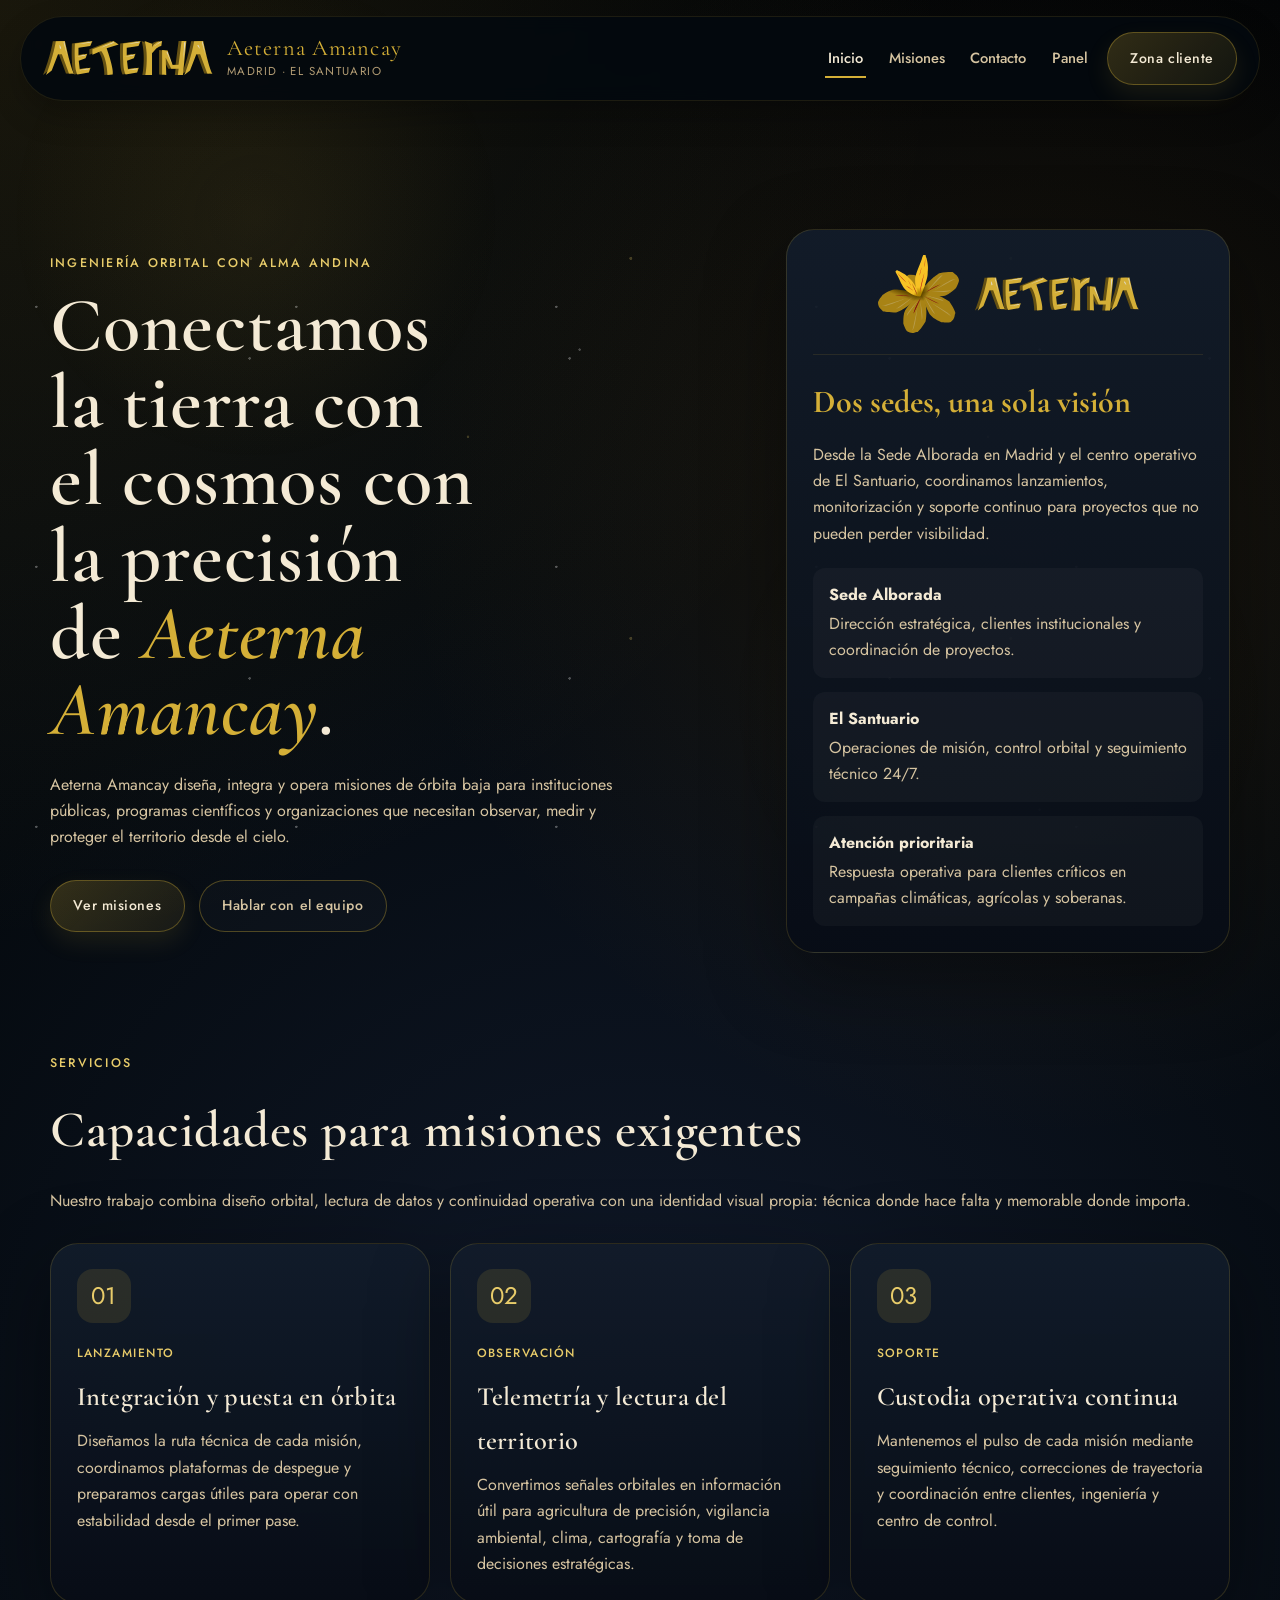
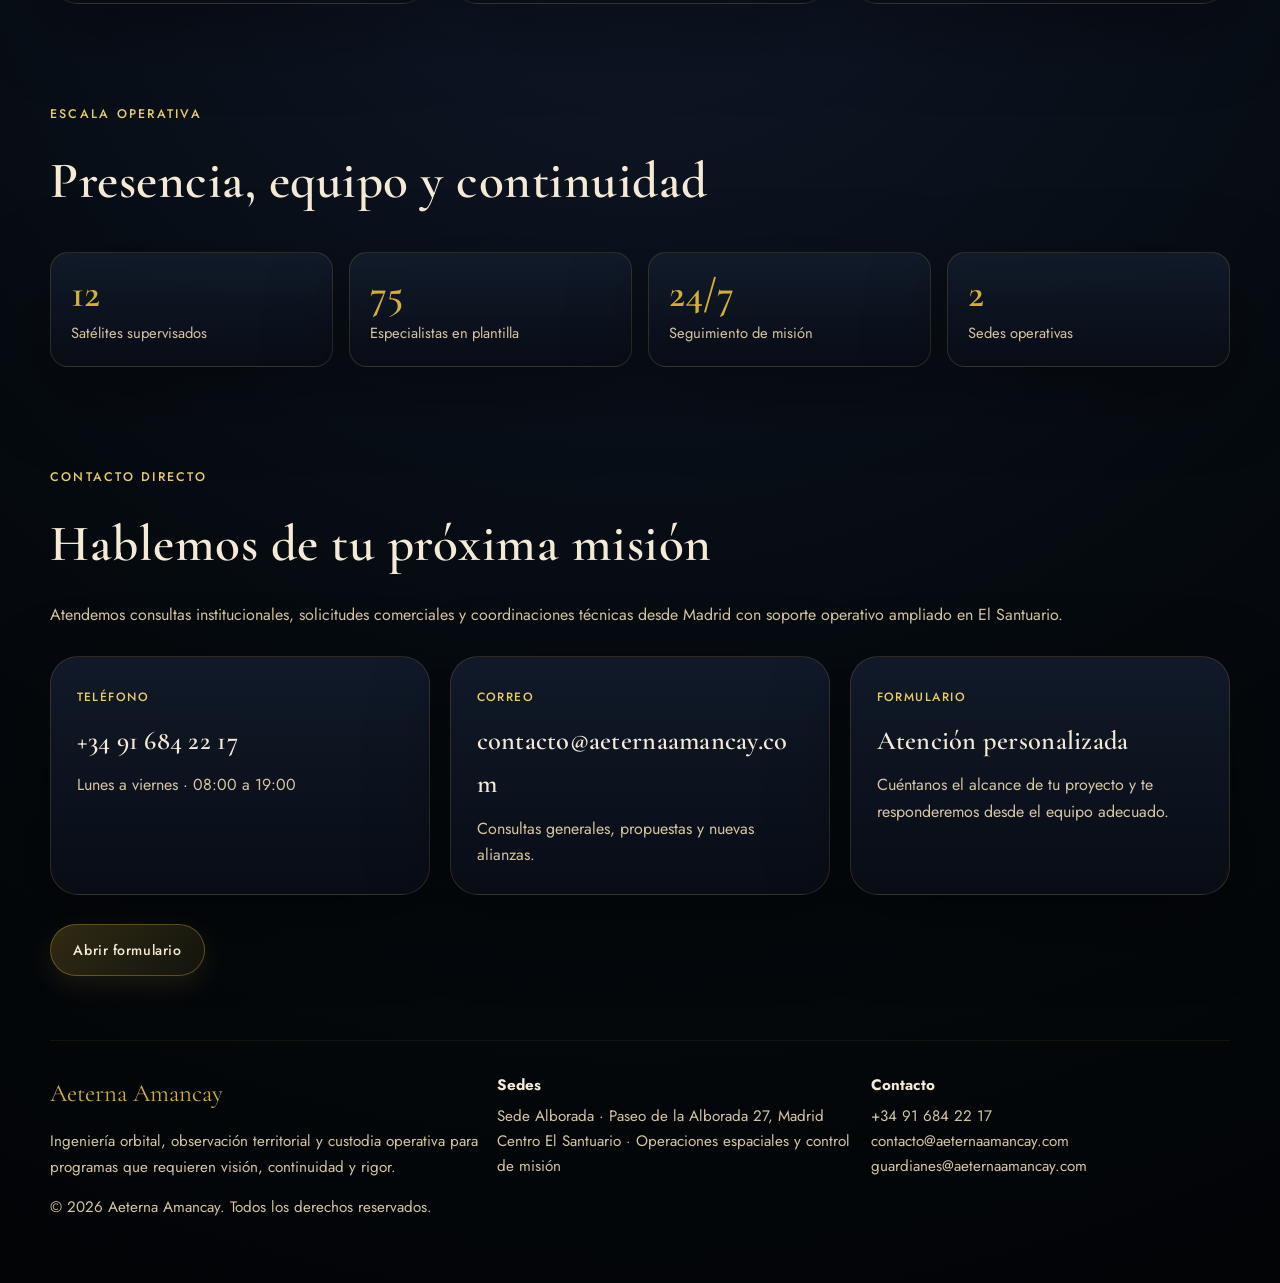
<file: 04_Lenguaje_de_Marcas/index.html>
<!DOCTYPE html>
<html lang="es">
<head>
  <meta charset="UTF-8">
  <meta name="viewport" content="width=device-width, initial-scale=1.0">
  <title>Aeterna Amancay | Ingeniería orbital con raíz andina</title>
  <link rel="stylesheet" href="css/styles.css">
  <link rel="icon" type="image/png" href="assets/amancay-flor.svg">
  <link rel="preconnect" href="https://fonts.googleapis.com">
  <link rel="preconnect" href="https://fonts.gstatic.com" crossorigin>
  <link href="https://fonts.googleapis.com/css2?family=Cormorant+Garamond:wght@500;600;700&family=Jost:wght@400;500;600&display=swap" rel="stylesheet">
  <script src="Js/site.js" defer></script>
</head>
<body>
  <div id="fondo-estelar" aria-hidden="true"></div>

  <nav aria-label="Principal">
    <a href="index.html" class="logo-navegacion">
      <img src="assets/aeterna-logo.svg" alt="Logotipo Aeterna Amancay">
      <span class="texto-logo-navegacion">
        <span class="titulo-logo-navegacion">Aeterna Amancay</span>
        <span class="subtitulo-logo-navegacion">Madrid · El Santuario</span>
      </span>
    </a>
    <button class="boton-menu" type="button" aria-expanded="false" aria-label="Abrir menú de navegación">
      <img class="icono-boton-menu" src="assets/amancay-flor.svg" alt="">
    </button>
    <ul class="enlaces-navegacion">
      <li><a href="index.html" class="activo">Inicio</a></li>
      <li><a href="misiones.html">Misiones</a></li>
      <li><a href="contacto.html">Contacto</a></li>
      <li><a href="dashboard.html">Panel</a></li>
    </ul>
    <a href="login.html" class="acceso-navegacion">Zona cliente</a>
  </nav>

  <header class="portada">
    <div class="texto-portada">
      <span class="ceja">Ingeniería orbital con alma andina</span>
      <h1 class="titulo-portada">Conectamos la tierra con el cosmos con la precisión de <em>Aeterna Amancay</em>.</h1>
      <p class="entradilla-portada">
        Aeterna Amancay diseña, integra y opera misiones de órbita baja para instituciones públicas,
        programas científicos y organizaciones que necesitan observar, medir y proteger el territorio
        desde el cielo.
      </p>
      <div class="acciones-portada">
        <a class="boton" href="misiones.html">Ver misiones</a>
        <a class="boton-secundario" href="contacto.html">Hablar con el equipo</a>
      </div>
    </div>

    <aside class="panel-portada" aria-label="Resumen corporativo">
      <div class="marca-visual">
        <img src="assets/amancay-flor.svg" alt="Flor de Amancay">
        <img src="assets/aeterna-logo.svg" alt="Sello Aeterna Amancay">
      </div>
      <h2>Dos sedes, una sola visión</h2>
      <p>
        Desde la Sede Alborada en Madrid y el centro operativo de El Santuario, coordinamos
        lanzamientos, monitorización y soporte continuo para proyectos que no pueden perder visibilidad.
      </p>
      <ul class="lista-portada">
        <li>
          <strong>Sede Alborada</strong>
          Dirección estratégica, clientes institucionales y coordinación de proyectos.
        </li>
        <li>
          <strong>El Santuario</strong>
          Operaciones de misión, control orbital y seguimiento técnico 24/7.
        </li>
        <li>
          <strong>Atención prioritaria</strong>
          Respuesta operativa para clientes críticos en campañas climáticas, agrícolas y soberanas.
        </li>
      </ul>
    </aside>
  </header>

  <section class="seccion" aria-labelledby="titulo-servicios">
    <div class="encabezado-seccion">
      <span class="ceja">Servicios</span>
      <h2 id="titulo-servicios" class="titulo-seccion">Capacidades para misiones exigentes</h2>
      <p class="texto-seccion">
        Nuestro trabajo combina diseño orbital, lectura de datos y continuidad operativa con una identidad
        visual propia: técnica donde hace falta y memorable donde importa.
      </p>
    </div>

    <div class="cuadricula-3">
      <article class="tarjeta">
        <div class="insignia-icono" aria-hidden="true">01</div>
        <span class="etiqueta-tarjeta">Lanzamiento</span>
        <h3 class="titulo-tarjeta">Integración y puesta en órbita</h3>
        <p class="texto-tarjeta">
          Diseñamos la ruta técnica de cada misión, coordinamos plataformas de despegue y preparamos
          cargas útiles para operar con estabilidad desde el primer pase.
        </p>
      </article>

      <article class="tarjeta">
        <div class="insignia-icono" aria-hidden="true">02</div>
        <span class="etiqueta-tarjeta">Observación</span>
        <h3 class="titulo-tarjeta">Telemetría y lectura del territorio</h3>
        <p class="texto-tarjeta">
          Convertimos señales orbitales en información útil para agricultura de precisión, vigilancia
          ambiental, clima, cartografía y toma de decisiones estratégicas.
        </p>
      </article>

      <article class="tarjeta">
        <div class="insignia-icono" aria-hidden="true">03</div>
        <span class="etiqueta-tarjeta">Soporte</span>
        <h3 class="titulo-tarjeta">Custodia operativa continua</h3>
        <p class="texto-tarjeta">
          Mantenemos el pulso de cada misión mediante seguimiento técnico, correcciones de trayectoria
          y coordinación entre clientes, ingeniería y centro de control.
        </p>
      </article>
    </div>
  </section>

  <section class="seccion" aria-labelledby="titulo-cifras">
    <div class="encabezado-seccion">
      <span class="ceja">Escala operativa</span>
      <h2 id="titulo-cifras" class="titulo-seccion">Presencia, equipo y continuidad</h2>
    </div>
    <div class="barra-cifras">
      <article class="tarjeta-metrica">
        <span class="valor-metrica">12</span>
        <span class="etiqueta-metrica">Satélites supervisados</span>
      </article>
      <article class="tarjeta-metrica">
        <span class="valor-metrica">75</span>
        <span class="etiqueta-metrica">Especialistas en plantilla</span>
      </article>
      <article class="tarjeta-metrica">
        <span class="valor-metrica">24/7</span>
        <span class="etiqueta-metrica">Seguimiento de misión</span>
      </article>
      <article class="tarjeta-metrica">
        <span class="valor-metrica">2</span>
        <span class="etiqueta-metrica">Sedes operativas</span>
      </article>
    </div>
  </section>


  <section class="seccion" aria-labelledby="titulo-contacto">
    <div class="encabezado-seccion">
      <span class="ceja">Contacto directo</span>
      <h2 id="titulo-contacto" class="titulo-seccion">Hablemos de tu próxima misión</h2>
      <p class="texto-seccion">
        Atendemos consultas institucionales, solicitudes comerciales y coordinaciones técnicas desde Madrid
        con soporte operativo ampliado en El Santuario.
      </p>
    </div>

    <div class="cuadricula-3">
      <article class="tarjeta">
        <span class="etiqueta-tarjeta">Teléfono</span>
        <h3 class="titulo-tarjeta">+34 91 684 22 17</h3>
        <p class="texto-tarjeta">Lunes a viernes · 08:00 a 19:00</p>
      </article>
      <article class="tarjeta">
        <span class="etiqueta-tarjeta">Correo</span>
        <h3 class="titulo-tarjeta">contacto@aeternaamancay.com</h3>
        <p class="texto-tarjeta">Consultas generales, propuestas y nuevas alianzas.</p>
      </article>
      <article class="tarjeta">
        <span class="etiqueta-tarjeta">Formulario</span>
        <h3 class="titulo-tarjeta">Atención personalizada</h3>
        <p class="texto-tarjeta">Cuéntanos el alcance de tu proyecto y te responderemos desde el equipo adecuado.</p>
      </article>
    </div>

    <div class="acciones-portada">
      <a class="boton" href="contacto.html">Abrir formulario</a>
    </div>
  </section>

  <footer>
    <div class="cuadricula-pie">
      <div>
        <div class="marca-pie">Aeterna Amancay</div>
        <p class="texto-pie">
          Ingeniería orbital, observación territorial y custodia operativa para programas que requieren
          visión, continuidad y rigor.
        </p>
        <p class="texto-pie">© 2026 Aeterna Amancay. Todos los derechos reservados.</p>
      </div>
      <div class="datos-pie">
        <strong>Sedes</strong>
        Sede Alborada · Paseo de la Alborada 27, Madrid<br>
        Centro El Santuario · Operaciones espaciales y control de misión
      </div>
      <div class="datos-pie">
        <strong>Contacto</strong>
        +34 91 684 22 17<br>
        contacto@aeternaamancay.com<br>
        guardianes@aeternaamancay.com
      </div>
    </div>
  </footer>
</body>
</html>
</file>
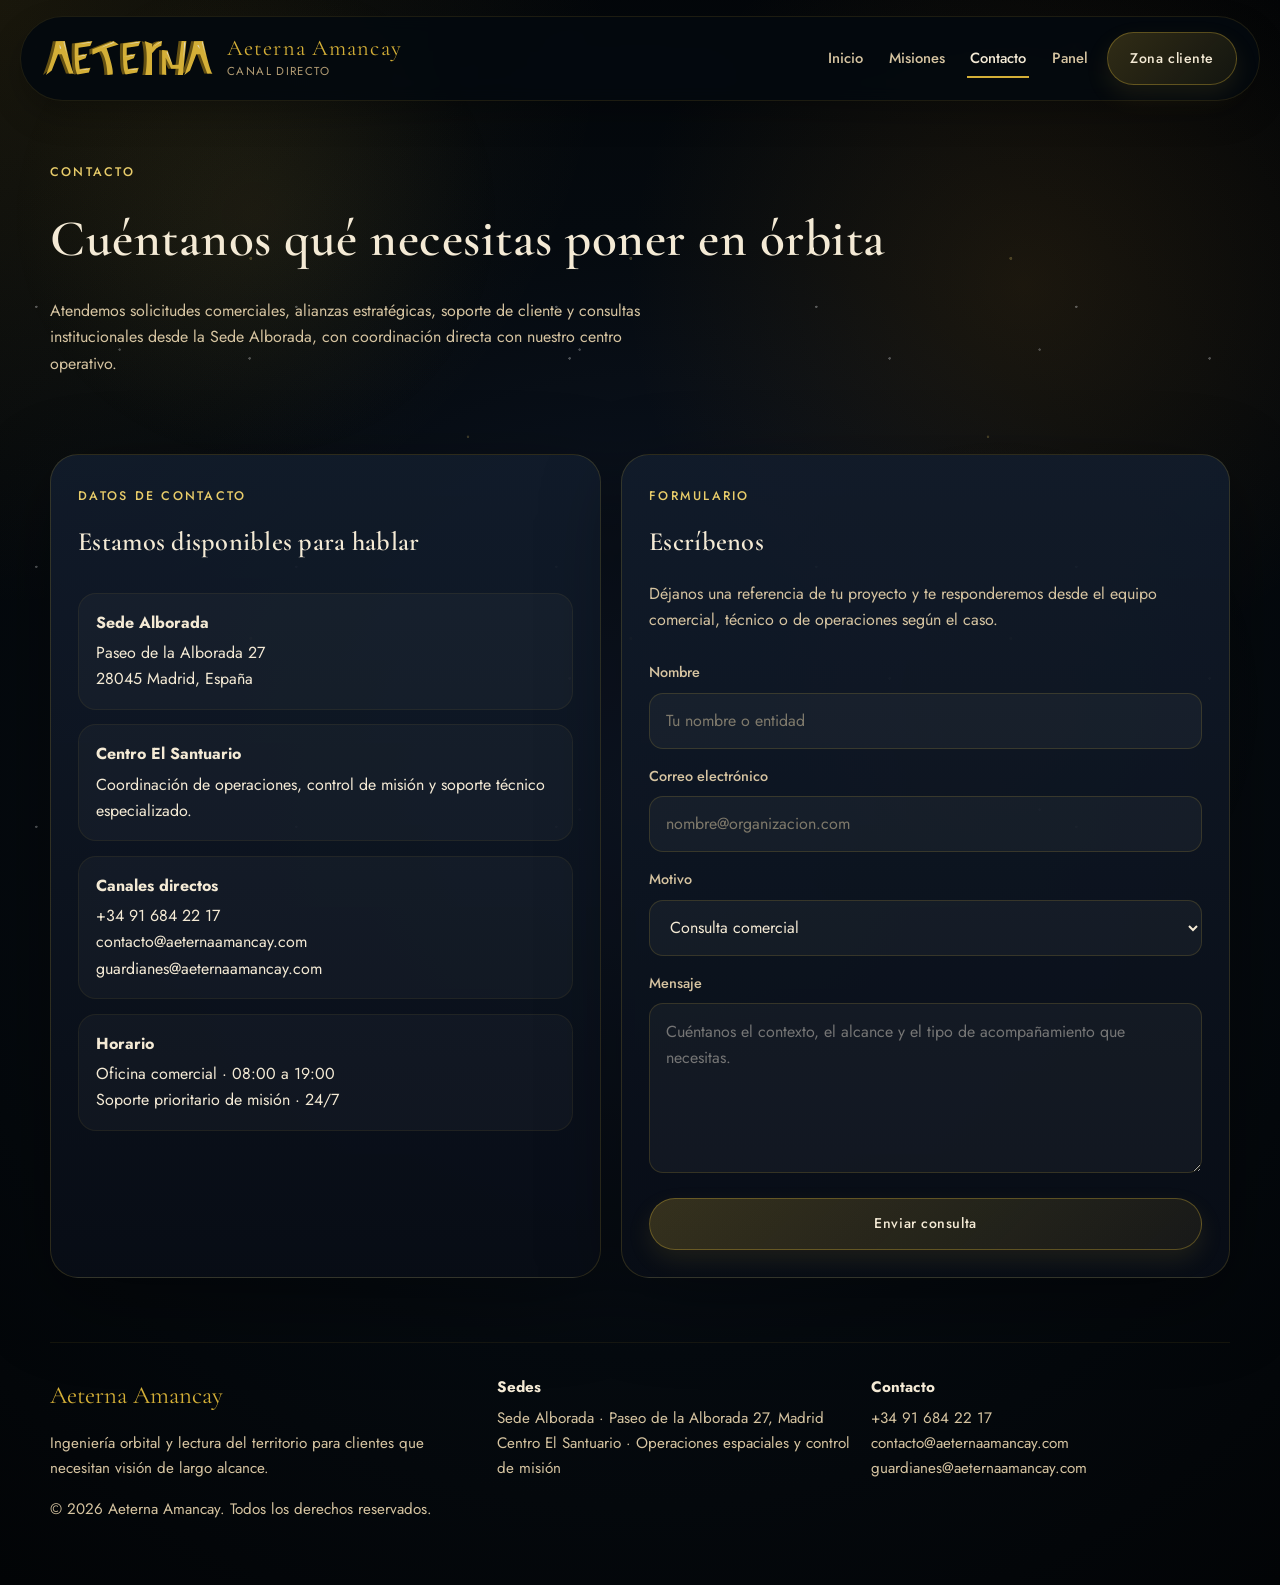
<file: 04_Lenguaje_de_Marcas/contacto.html>
<!DOCTYPE html>
<html lang="es">
<head>
  <meta charset="UTF-8">
  <meta name="viewport" content="width=device-width, initial-scale=1.0">
  <title>Contacto | Aeterna Amancay</title>
  <link rel="stylesheet" href="css/styles.css">
  <link rel="icon" type="image/png" href="assets/amancay-flor.svg">
  <link rel="preconnect" href="https://fonts.googleapis.com">
  <link rel="preconnect" href="https://fonts.gstatic.com" crossorigin>
  <link href="https://fonts.googleapis.com/css2?family=Cormorant+Garamond:wght@500;600;700&family=Jost:wght@400;500;600&display=swap" rel="stylesheet">
  <script src="Js/site.js" defer></script>
</head>
<body>
  <div id="fondo-estelar" aria-hidden="true"></div>

  <nav aria-label="Principal">
    <a href="index.html" class="logo-navegacion">
      <img src="assets/aeterna-logo.svg" alt="Logotipo Aeterna Amancay">
      <span class="texto-logo-navegacion">
        <span class="titulo-logo-navegacion">Aeterna Amancay</span>
        <span class="subtitulo-logo-navegacion">Canal directo</span>
      </span>
    </a>
    <button class="boton-menu" type="button" aria-expanded="false" aria-label="Abrir menú de navegación">
      <img class="icono-boton-menu" src="assets/amancay-flor.svg" alt="">
    </button>
    <ul class="enlaces-navegacion">
      <li><a href="index.html">Inicio</a></li>
      <li><a href="misiones.html">Misiones</a></li>
      <li><a href="contacto.html" class="activo">Contacto</a></li>
      <li><a href="dashboard.html">Panel</a></li>
    </ul>
    <a href="login.html" class="acceso-navegacion">Zona cliente</a>
  </nav>

  <header class="encabezado-pagina">
    <span class="ceja">Contacto</span>
    <h1 class="titulo-pagina">Cuéntanos qué necesitas poner en órbita</h1>
    <p class="texto-pagina">
      Atendemos solicitudes comerciales, alianzas estratégicas, soporte de cliente y consultas
      institucionales desde la Sede Alborada, con coordinación directa con nuestro centro operativo.
    </p>
  </header>

  <main class="seccion cuadricula-contacto">
    <section class="panel-contacto" aria-labelledby="titulo-datos">
      <div class="encabezado-seccion">
        <span class="ceja">Datos de contacto</span>
        <h2 id="titulo-datos" class="titulo-panel">Estamos disponibles para hablar</h2>
      </div>

      <div class="lista-contacto">
        <article class="elemento-contacto">
          <strong>Sede Alborada</strong>
          Paseo de la Alborada 27<br>
          28045 Madrid, España
        </article>
        <article class="elemento-contacto">
          <strong>Centro El Santuario</strong>
          Coordinación de operaciones, control de misión y soporte técnico especializado.
        </article>
        <article class="elemento-contacto">
          <strong>Canales directos</strong>
          +34 91 684 22 17<br>
          contacto@aeternaamancay.com<br>
          guardianes@aeternaamancay.com
        </article>
        <article class="elemento-contacto">
          <strong>Horario</strong>
          Oficina comercial · 08:00 a 19:00<br>
          Soporte prioritario de misión · 24/7
        </article>
      </div>
    </section>

    <section class="panel-formulario" aria-labelledby="titulo-formulario">
      <div class="encabezado-seccion">
        <span class="ceja">Formulario</span>
        <h2 id="titulo-formulario" class="titulo-panel">Escríbenos</h2>
        <p class="texto-seccion">
          Déjanos una referencia de tu proyecto y te responderemos desde el equipo comercial,
          técnico o de operaciones según el caso.
        </p>
      </div>

      <form class="formulario-contacto">
        <div class="campo">
          <label for="nombre-contacto">Nombre</label>
          <input id="nombre-contacto" type="text" placeholder="Tu nombre o entidad">
        </div>
        <div class="campo">
          <label for="correo-contacto">Correo electrónico</label>
          <input id="correo-contacto" type="email" placeholder="nombre@organizacion.com">
        </div>
        <div class="campo">
          <label for="tipo-contacto">Motivo</label>
          <select id="tipo-contacto">
            <option>Consulta comercial</option>
            <option>Soporte de cliente</option>
            <option>Alianza institucional</option>
            <option>Medios y comunicación</option>
          </select>
        </div>
        <div class="campo">
          <label for="mensaje-contacto">Mensaje</label>
          <textarea id="mensaje-contacto" placeholder="Cuéntanos el contexto, el alcance y el tipo de acompañamiento que necesitas."></textarea>
        </div>
        <button class="boton" type="submit">Enviar consulta</button>
      </form>
    </section>
  </main>

  <footer>
    <div class="cuadricula-pie">
      <div>
        <div class="marca-pie">Aeterna Amancay</div>
        <p class="texto-pie">Ingeniería orbital y lectura del territorio para clientes que necesitan visión de largo alcance.</p>
        <p class="texto-pie">© 2026 Aeterna Amancay. Todos los derechos reservados.</p>
      </div>
      <div class="datos-pie">
        <strong>Sedes</strong>
        Sede Alborada · Paseo de la Alborada 27, Madrid<br>
        Centro El Santuario · Operaciones espaciales y control de misión
      </div>
      <div class="datos-pie">
        <strong>Contacto</strong>
        +34 91 684 22 17<br>
        contacto@aeternaamancay.com<br>
        guardianes@aeternaamancay.com
      </div>
    </div>
  </footer>
</body>
</html>
</file>
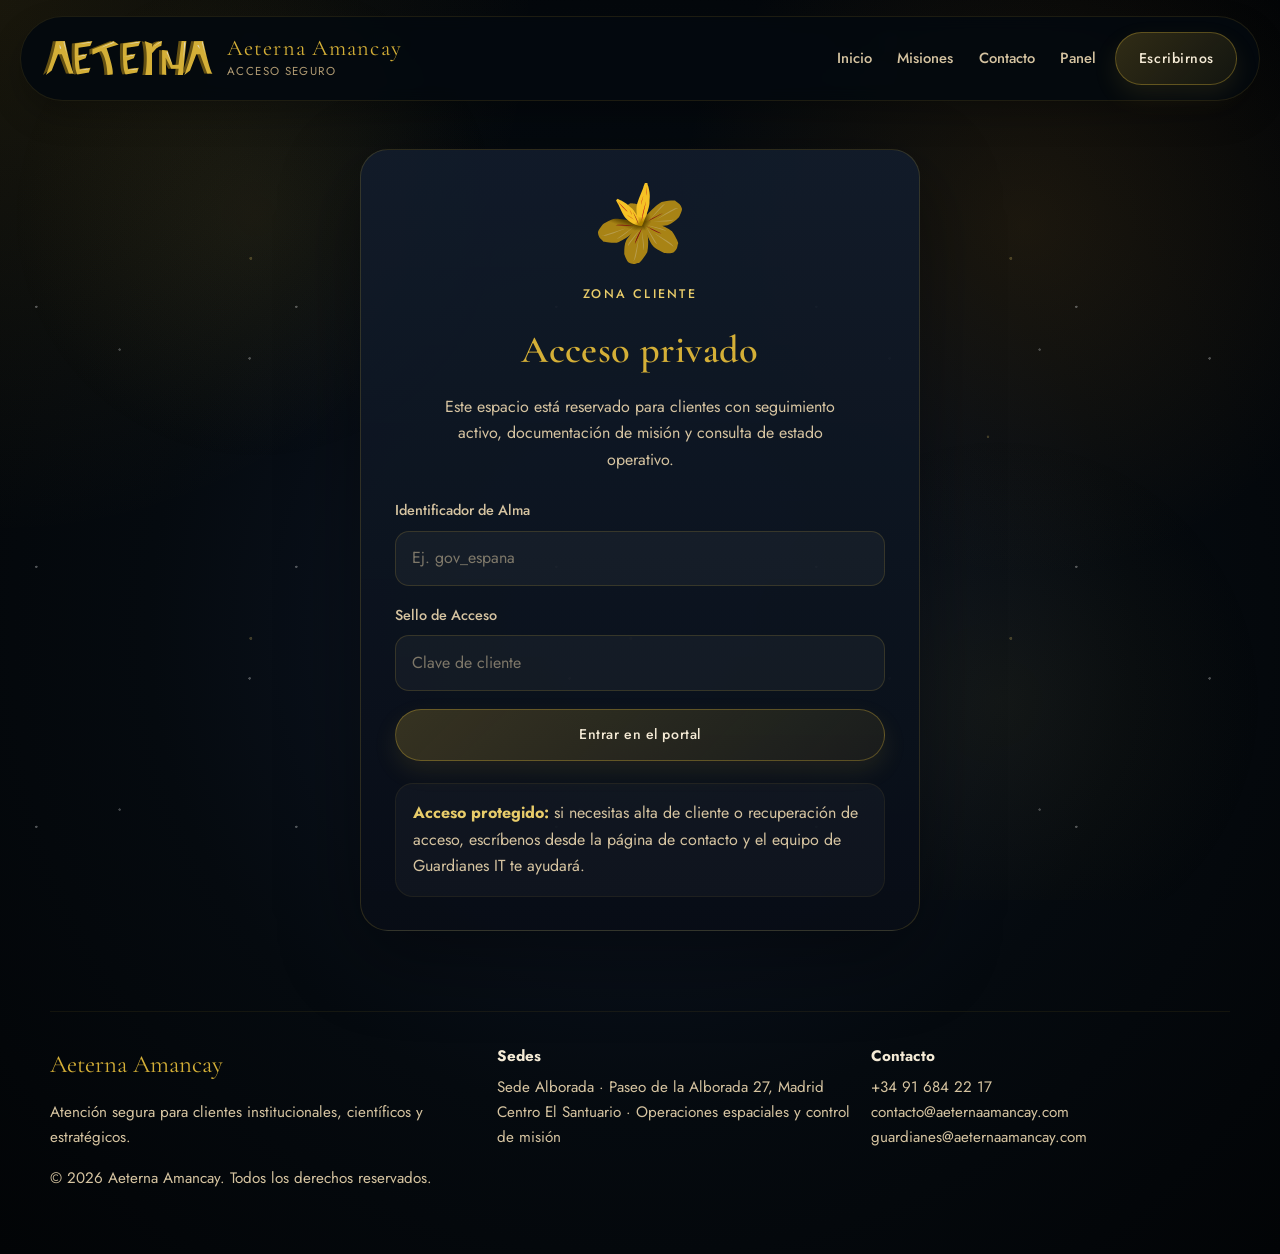
<file: 04_Lenguaje_de_Marcas/dashboard.html>
<!DOCTYPE html>
<html lang="es">
<head>
  <meta charset="UTF-8">
  <meta name="viewport" content="width=device-width, initial-scale=1.0">
  <title>Panel | Aeterna Amancay</title>
  <link rel="stylesheet" href="css/styles.css">
  <link rel="icon" type="image/png" href="assets/amancay-flor.svg">
  <link rel="preconnect" href="https://fonts.googleapis.com">
  <link rel="preconnect" href="https://fonts.gstatic.com" crossorigin>
  <link href="https://fonts.googleapis.com/css2?family=Cormorant+Garamond:wght@500;600;700&family=Jost:wght@400;500;600&display=swap" rel="stylesheet">
  <script src="Js/site.js" defer></script>
  <script src="Js/dashboard.js" defer></script>
</head>
<body>
  <div id="fondo-estelar" aria-hidden="true"></div>

  <nav aria-label="Principal">
    <a href="index.html" class="logo-navegacion">
      <img src="assets/aeterna-logo.svg" alt="Logotipo Aeterna Amancay">
      <span class="texto-logo-navegacion">
        <span class="titulo-logo-navegacion">Aeterna Amancay</span>
        <span class="subtitulo-logo-navegacion">Espejo de Obsidiana</span>
      </span>
    </a>
    <button class="boton-menu" type="button" aria-expanded="false" aria-label="Abrir menú de navegación">
      <img class="icono-boton-menu" src="assets/amancay-flor.svg" alt="">
    </button>
    <ul class="enlaces-navegacion">
      <li><a href="index.html">Inicio</a></li>
      <li><a href="misiones.html">Misiones</a></li>
      <li><a href="contacto.html">Contacto</a></li>
      <li><a href="dashboard.html" class="activo">Panel</a></li>
    </ul>
    <button id="boton-cerrar-sesion" class="acceso-navegacion" type="button">Cerrar sesión</button>
  </nav>

  <header class="encabezado-pagina portada-panel">
    <div class="texto-portada-panel">
      <span class="ceja">Centro privado</span>
      <h1 class="titulo-pagina" id="cliente-bienvenida">Preparando tu panel de misión...</h1>
      <p id="cliente-detalle">
        Consulta el estado de tus satélites, los hitos de contrato y la actividad reciente de tu cuenta.
      </p>
    </div>
  </header>

  <section class="seccion indicadores-panel" aria-labelledby="titulo-indicadores">
    <div class="encabezado-seccion">
      <span class="ceja">Resumen de cliente</span>
      <h2 id="titulo-indicadores" class="titulo-seccion">Indicadores clave</h2>
    </div>
    <div id="indicadores-panel" class="cuadricula-metricas" aria-live="polite">
      <article class="tarjeta-metrica">
        <span class="valor-metrica">--</span>
        <span class="etiqueta-metrica">Satélites</span>
      </article>
      <article class="tarjeta-metrica">
        <span class="valor-metrica">--</span>
        <span class="etiqueta-metrica">Energía media</span>
      </article>
      <article class="tarjeta-metrica">
        <span class="valor-metrica">--</span>
        <span class="etiqueta-metrica">Contratos activos</span>
      </article>
      <article class="tarjeta-metrica">
        <span class="valor-metrica">--</span>
        <span class="etiqueta-metrica">Eventos recientes</span>
      </article>
    </div>
  </section>

  <main class="seccion cuadricula-panel">
    <section class="panel-control" aria-labelledby="titulo-telemetria">
      <div class="encabezado-seccion">
        <span class="ceja">Seguimiento técnico</span>
        <h2 id="titulo-telemetria" class="titulo-panel">Satélites activos</h2>
      </div>
      <div id="panel-telemetria" class="lista-telemetria">
        <div class="estado-vacio">Cargando telemetría...</div>
      </div>
    </section>

    <section class="panel-control" aria-labelledby="titulo-actividad">
      <div class="encabezado-seccion">
        <span class="ceja">Actividad</span>
        <h2 id="titulo-actividad" class="titulo-panel">Accesos e incidencias</h2>
      </div>
      <div id="panel-actividad" class="lista-actividad">
        <div class="estado-vacio">Cargando actividad...</div>
      </div>
    </section>

    <section class="panel-control panel-control-ancho" aria-labelledby="titulo-contratos">
      <div class="encabezado-seccion">
        <span class="ceja">Contratación</span>
        <h2 id="titulo-contratos" class="titulo-panel">Estado económico de tus programas</h2>
        <p class="nota-tabla">
          Revisa el avance general de cada contrato, sus hitos y el momento operativo de cada encargo.
        </p>
      </div>
      <div id="panel-contratos" class="envoltorio-tabla">
        <div class="estado-vacio">Cargando contratos...</div>
      </div>
    </section>
  </main>

  <footer>
    <div class="cuadricula-pie">
      <div>
        <div class="marca-pie">Aeterna Amancay</div>
        <p class="texto-pie">Espacio privado para clientes con seguimiento activo y documentación de misión.</p>
        <p class="texto-pie">© 2026 Aeterna Amancay. Todos los derechos reservados.</p>
      </div>
      <div class="datos-pie">
        <strong>Sedes</strong>
        Sede Alborada · Paseo de la Alborada 27, Madrid<br>
        Centro El Santuario · Operaciones espaciales y control de misión
      </div>
      <div class="datos-pie">
        <strong>Contacto</strong>
        +34 91 684 22 17<br>
        contacto@aeternaamancay.com<br>
        guardianes@aeternaamancay.com
      </div>
    </div>
  </footer>
</body>
</html>
</file>
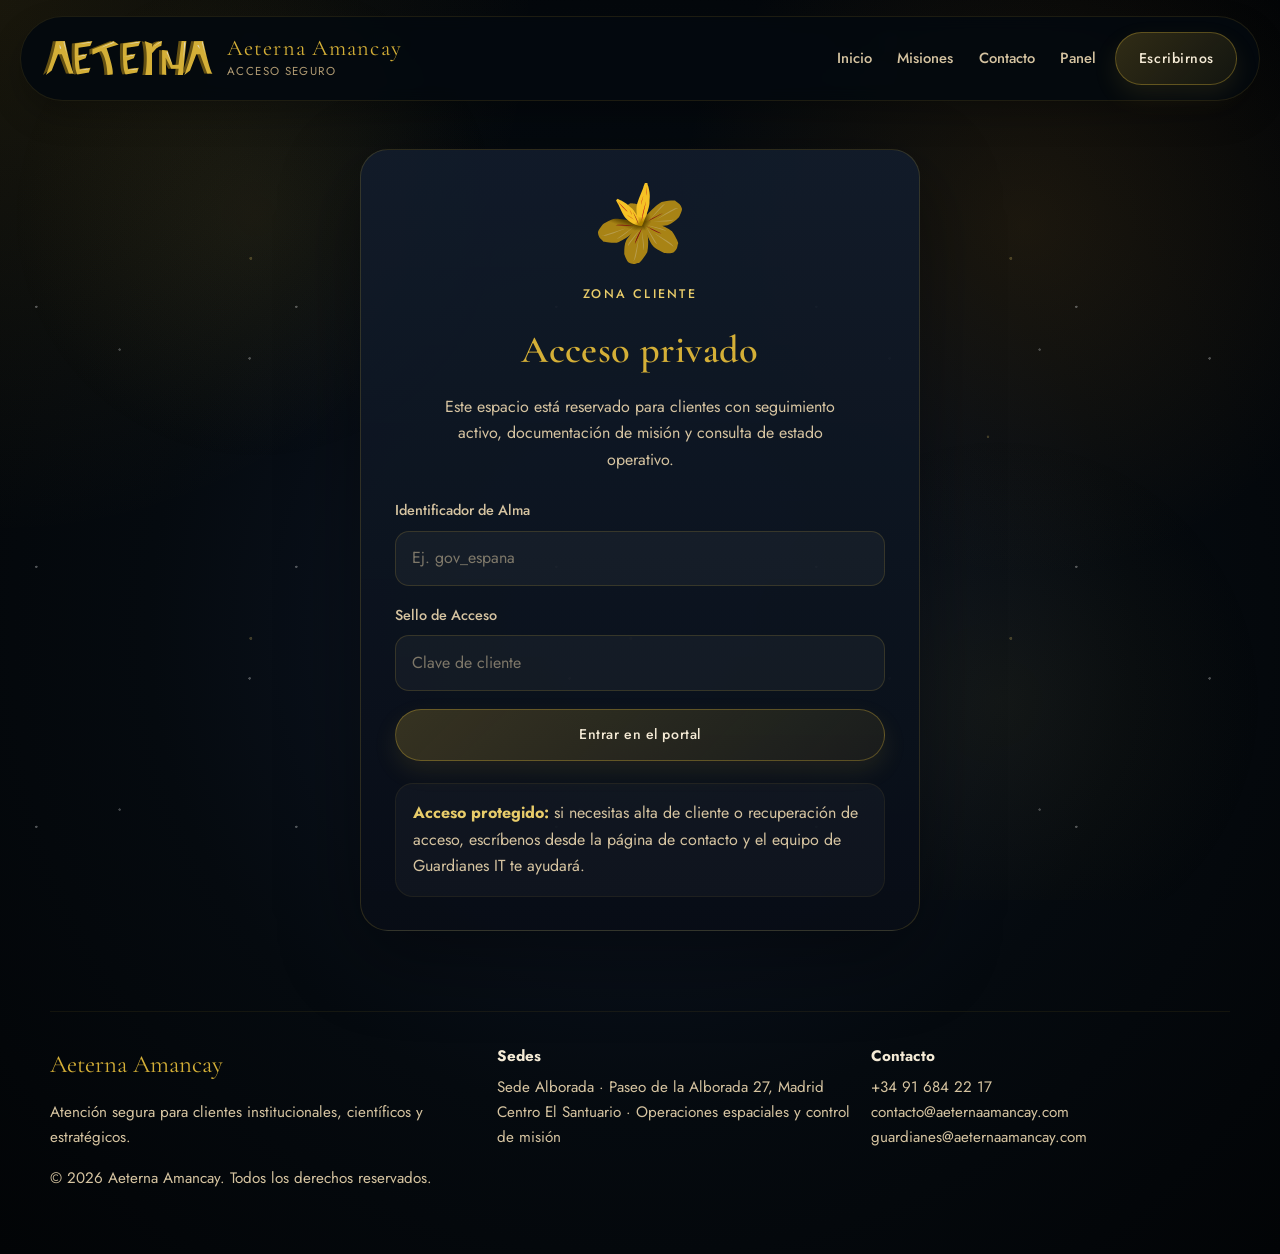
<file: 04_Lenguaje_de_Marcas/login.html>
<!DOCTYPE html>
<html lang="es">
<head>
  <meta charset="UTF-8">
  <meta name="viewport" content="width=device-width, initial-scale=1.0">
  <title>Acceso | Aeterna Amancay</title>
  <link rel="stylesheet" href="css/styles.css">
  <link rel="icon" type="image/png" href="assets/amancay-flor.svg">
  <link rel="preconnect" href="https://fonts.googleapis.com">
  <link rel="preconnect" href="https://fonts.gstatic.com" crossorigin>
  <link href="https://fonts.googleapis.com/css2?family=Cormorant+Garamond:wght@500;600;700&family=Jost:wght@400;500;600&display=swap" rel="stylesheet">
  <script src="Js/site.js" defer></script>
  <script src="Js/login.js" defer></script>
</head>
<body>
  <div id="fondo-estelar" aria-hidden="true"></div>

  <nav aria-label="Principal">
    <a href="index.html" class="logo-navegacion">
      <img src="assets/aeterna-logo.svg" alt="Logotipo Aeterna Amancay">
      <span class="texto-logo-navegacion">
        <span class="titulo-logo-navegacion">Aeterna Amancay</span>
        <span class="subtitulo-logo-navegacion">Acceso seguro</span>
      </span>
    </a>
    <button class="boton-menu" type="button" aria-expanded="false" aria-label="Abrir menú de navegación">
      <img class="icono-boton-menu" src="assets/amancay-flor.svg" alt="">
    </button>
    <ul class="enlaces-navegacion">
      <li><a href="index.html">Inicio</a></li>
      <li><a href="misiones.html">Misiones</a></li>
      <li><a href="contacto.html">Contacto</a></li>
      <li><a href="dashboard.html">Panel</a></li>
    </ul>
    <a href="contacto.html" class="acceso-navegacion">Escribirnos</a>
  </nav>

  <main class="contenedor-acceso">
    <section class="tarjeta-acceso" aria-labelledby="titulo-acceso">
      <header class="encabezado-acceso">
        <img class="marca-acceso" src="assets/amancay-flor.svg" alt="Flor de Amancay">
        <span class="ceja">Zona cliente</span>
        <h1 id="titulo-acceso" class="titulo-acceso">Acceso privado</h1>
        <p class="texto-acceso">
          Este espacio está reservado para clientes con seguimiento activo, documentación de misión
          y consulta de estado operativo.
        </p>
      </header>

      <form id="formulario-acceso" class="cuadricula-formulario" novalidate>
        <div class="campo">
          <label for="campo-usuario">Identificador de Alma</label>
          <input id="campo-usuario" name="usuario" type="text" autocomplete="username" placeholder="Ej. gov_espana">
        </div>

        <div class="campo">
          <label for="campo-sello">Sello de Acceso</label>
          <input id="campo-sello" name="clave" type="password" autocomplete="current-password" placeholder="Clave de cliente">
        </div>

        <button id="boton-acceder" class="boton-acceder" type="submit">Entrar en el portal</button>
      </form>

      <div id="mensaje-estado" aria-live="polite"></div>

      <aside class="nota-seguridad">
        <strong>Acceso protegido:</strong> si necesitas alta de cliente o recuperación de acceso,
        escríbenos desde la página de contacto y el equipo de Guardianes IT te ayudará.
      </aside>
    </section>
  </main>

  <footer>
    <div class="cuadricula-pie">
      <div>
        <div class="marca-pie">Aeterna Amancay</div>
        <p class="texto-pie">Atención segura para clientes institucionales, científicos y estratégicos.</p>
        <p class="texto-pie">© 2026 Aeterna Amancay. Todos los derechos reservados.</p>
      </div>
      <div class="datos-pie">
        <strong>Sedes</strong>
        Sede Alborada · Paseo de la Alborada 27, Madrid<br>
        Centro El Santuario · Operaciones espaciales y control de misión
      </div>
      <div class="datos-pie">
        <strong>Contacto</strong>
        +34 91 684 22 17<br>
        contacto@aeternaamancay.com<br>
        guardianes@aeternaamancay.com
      </div>
    </div>
  </footer>
</body>
</html>
</file>
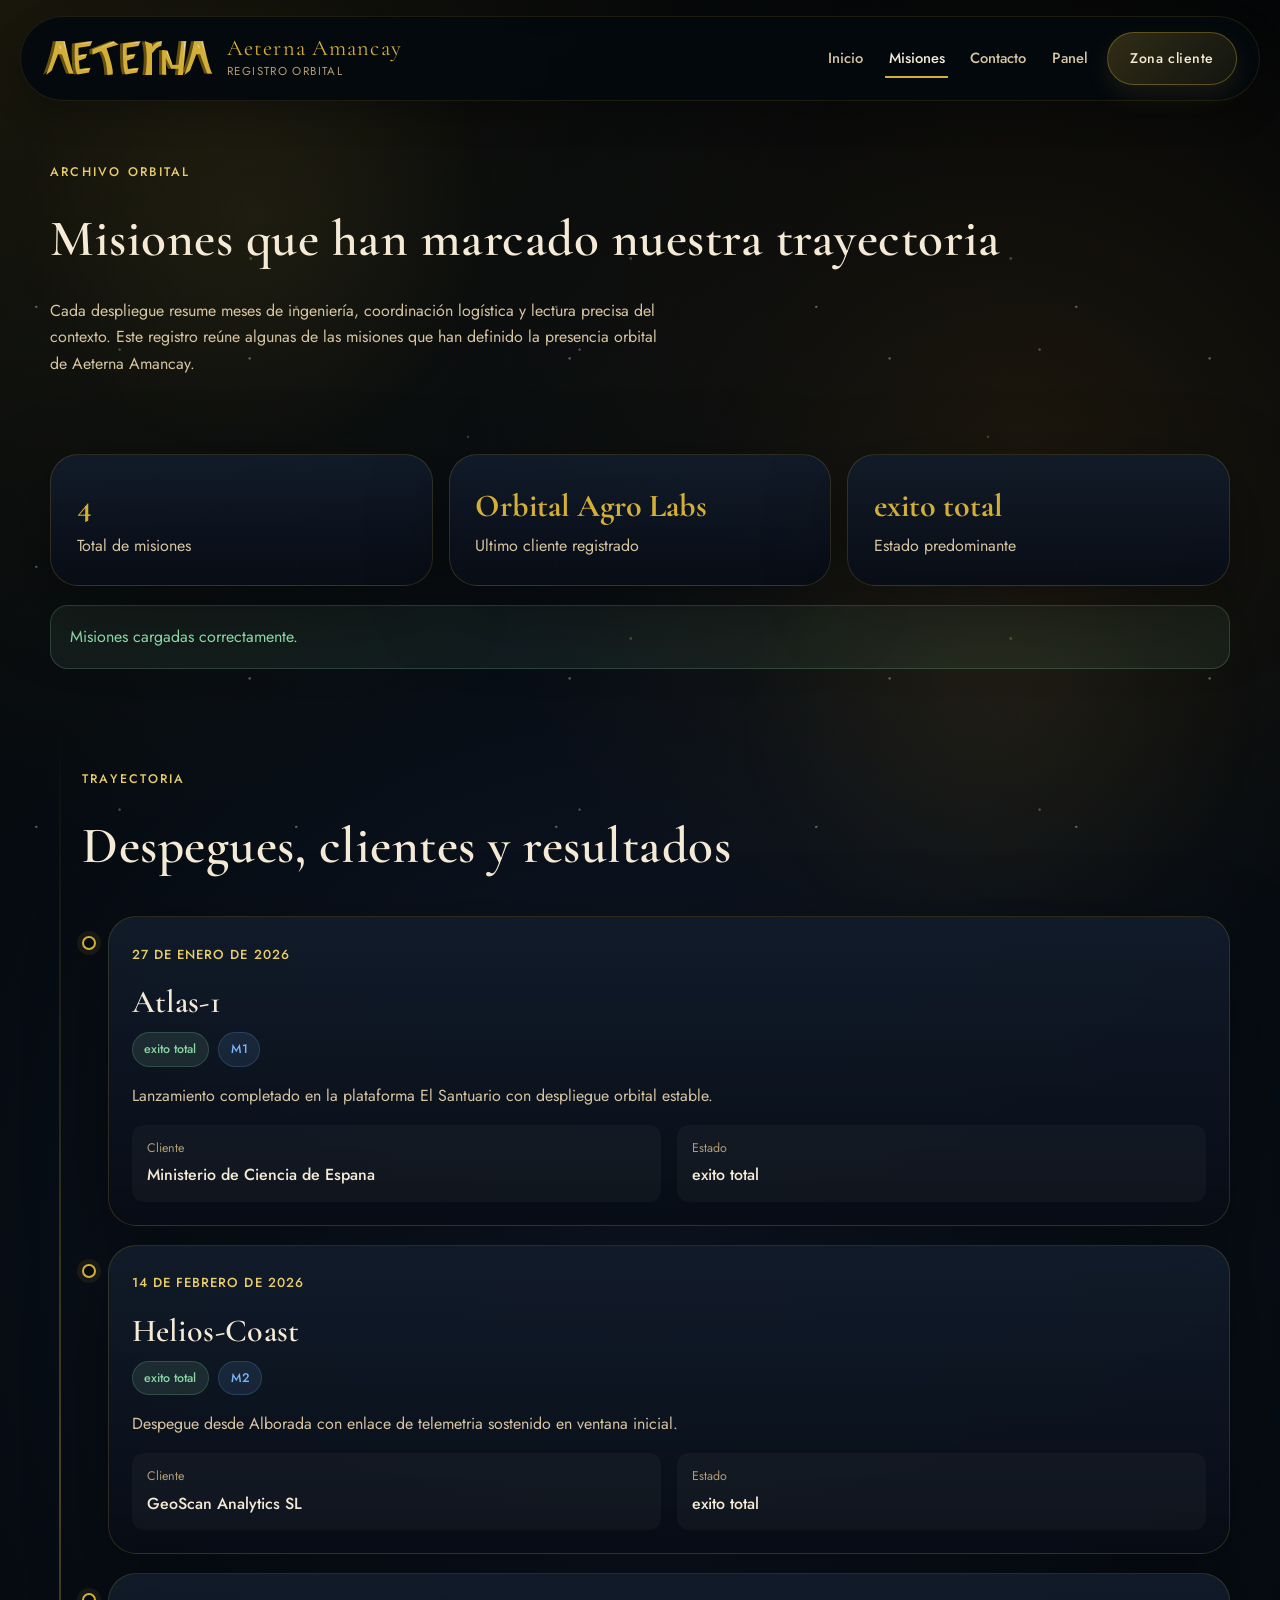
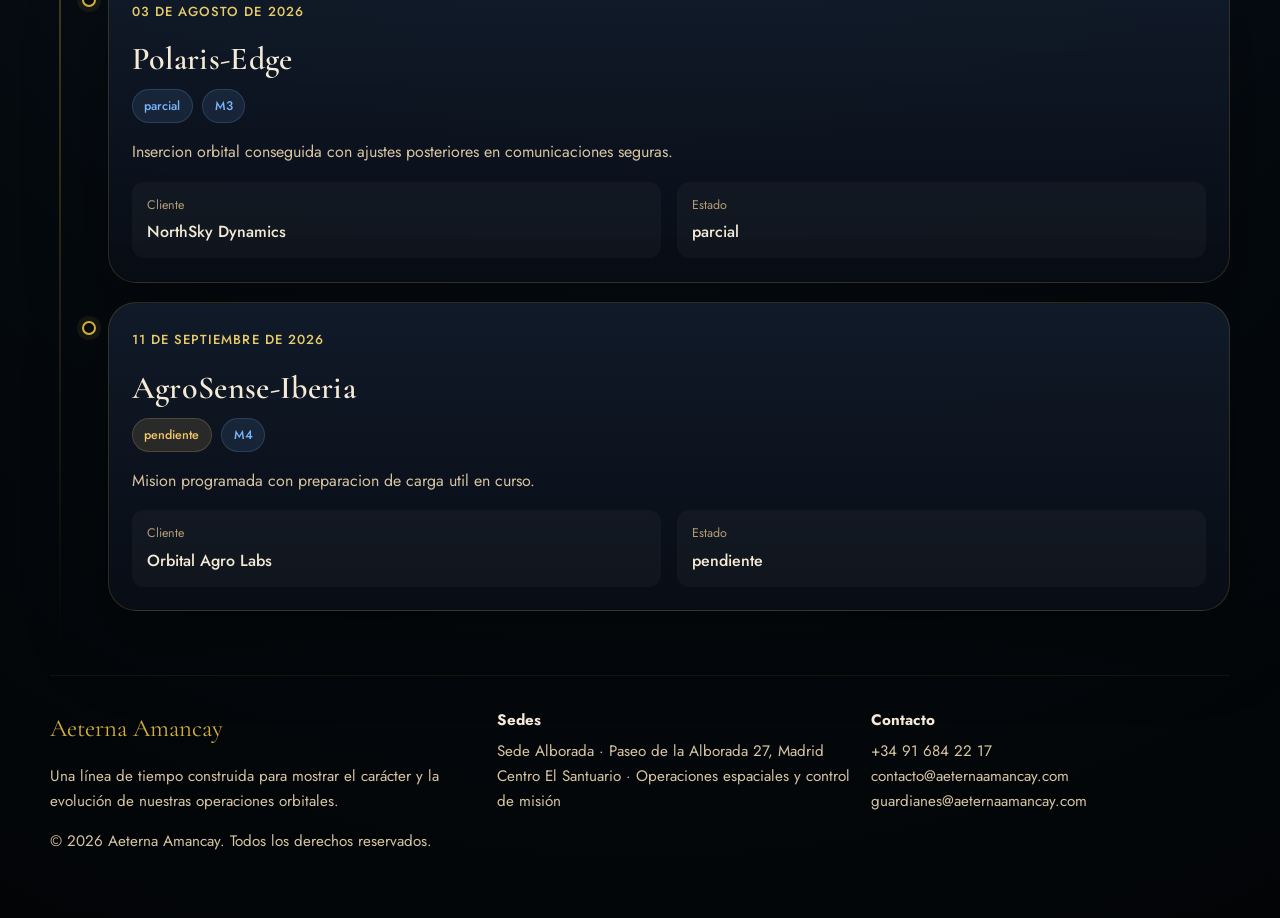
<file: 04_Lenguaje_de_Marcas/misiones.html>
<!DOCTYPE html>
<html lang="es">
<head>
  <meta charset="UTF-8">
  <meta name="viewport" content="width=device-width, initial-scale=1.0">
  <title>Misiones | Aeterna Amancay</title>
  <link rel="stylesheet" href="css/styles.css">
  <link rel="icon" type="image/png" href="assets/amancay-flor.svg">
  <link rel="preconnect" href="https://fonts.googleapis.com">
  <link rel="preconnect" href="https://fonts.gstatic.com" crossorigin>
  <link href="https://fonts.googleapis.com/css2?family=Cormorant+Garamond:wght@500;600;700&family=Jost:wght@400;500;600&display=swap" rel="stylesheet">
  <script src="Js/site.js" defer></script>
  <script src="Js/misiones.js" defer></script>
</head>
<body>
  <div id="fondo-estelar" aria-hidden="true"></div>

  <nav aria-label="Principal">
    <a href="index.html" class="logo-navegacion">
      <img src="assets/aeterna-logo.svg" alt="Logotipo Aeterna Amancay">
      <span class="texto-logo-navegacion">
        <span class="titulo-logo-navegacion">Aeterna Amancay</span>
        <span class="subtitulo-logo-navegacion">Registro orbital</span>
      </span>
    </a>
    <button class="boton-menu" type="button" aria-expanded="false" aria-label="Abrir menú de navegación">
      <img class="icono-boton-menu" src="assets/amancay-flor.svg" alt="">
    </button>
    <ul class="enlaces-navegacion">
      <li><a href="index.html">Inicio</a></li>
      <li><a href="misiones.html" class="activo">Misiones</a></li>
      <li><a href="contacto.html">Contacto</a></li>
      <li><a href="dashboard.html">Panel</a></li>
    </ul>
    <a href="login.html" class="acceso-navegacion">Zona cliente</a>
  </nav>

  <header class="encabezado-pagina">
    <span class="ceja">Archivo orbital</span>
    <h1 class="titulo-pagina">Misiones que han marcado nuestra trayectoria</h1>
    <p class="texto-pagina">
      Cada despliegue resume meses de ingeniería, coordinación logística y lectura precisa del contexto.
      Este registro reúne algunas de las misiones que han definido la presencia orbital de Aeterna Amancay.
    </p>
  </header>

  <section class="seccion" aria-label="Resumen de misiones">
    <div class="fila-resumen" id="resumen-misiones" aria-live="polite">
      <article class="tarjeta-resumen">
        <strong>--</strong>
        <span>Total de misiones</span>
      </article>
      <article class="tarjeta-resumen">
        <strong>--</strong>
        <span>Último cliente</span>
      </article>
      <article class="tarjeta-resumen">
        <strong>--</strong>
        <span>Estado predominante</span>
      </article>
    </div>

    <div id="estado-carga" class="caja-estado cargando" aria-live="polite">
      Preparando el registro del firmamento...
    </div>
  </section>

  <main class="seccion contenedor-linea-tiempo" aria-labelledby="titulo-linea-tiempo">
    <div class="encabezado-seccion">
      <span class="ceja">Trayectoria</span>
      <h2 id="titulo-linea-tiempo" class="titulo-seccion">Despegues, clientes y resultados</h2>
    </div>
    <div id="contenedor-misiones" class="lista-linea-tiempo"></div>
  </main>

  <footer>
    <div class="cuadricula-pie">
      <div>
        <div class="marca-pie">Aeterna Amancay</div>
        <p class="texto-pie">
          Una línea de tiempo construida para mostrar el carácter y la evolución de nuestras operaciones
          orbitales.
        </p>
        <p class="texto-pie">© 2026 Aeterna Amancay. Todos los derechos reservados.</p>
      </div>
      <div class="datos-pie">
        <strong>Sedes</strong>
        Sede Alborada · Paseo de la Alborada 27, Madrid<br>
        Centro El Santuario · Operaciones espaciales y control de misión
      </div>
      <div class="datos-pie">
        <strong>Contacto</strong>
        +34 91 684 22 17<br>
        contacto@aeternaamancay.com<br>
        guardianes@aeternaamancay.com
      </div>
    </div>
  </footer>
</body>
</html>
</file>
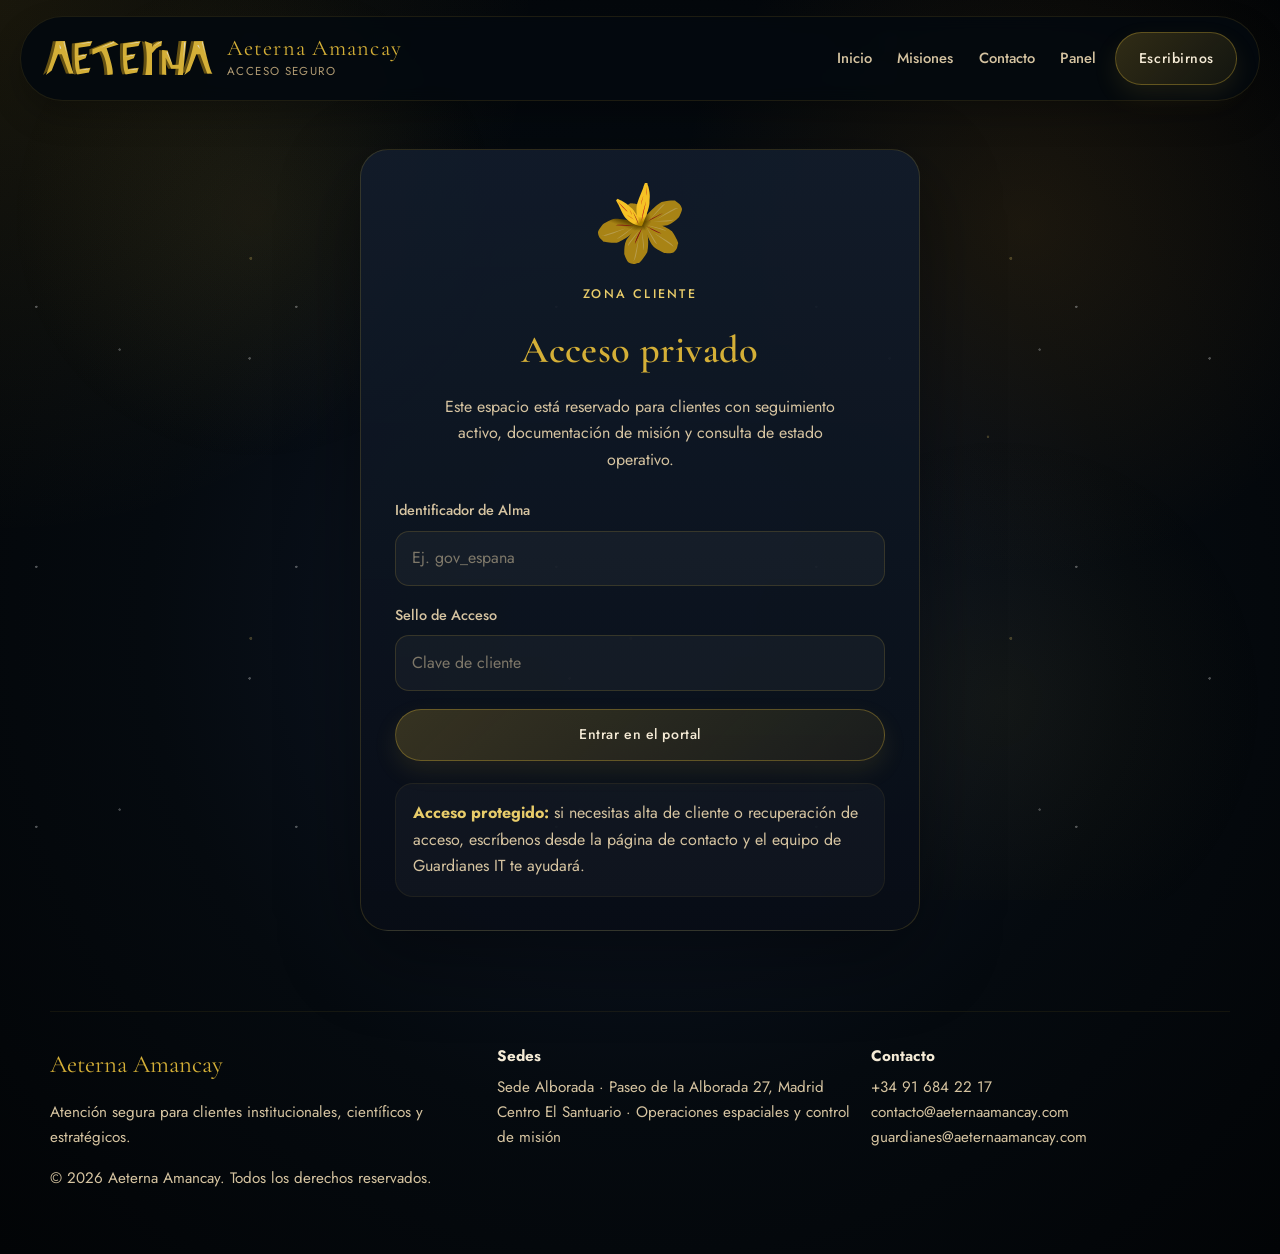
<file: 04_Lenguaje_de_Marcas/panel.html>
<!DOCTYPE html>
<html lang="es">
<head>
  <meta charset="UTF-8">
  <meta http-equiv="refresh" content="0; url=dashboard.html">
  <meta name="viewport" content="width=device-width, initial-scale=1.0">
  <title>Redirigiendo al panel</title>
  <link rel="stylesheet" href="css/styles.css">
  <link rel="icon" type="image/png" href="assets/amancay-flor.svg">
</head>
<body>
  <div id="fondo-estelar" aria-hidden="true"></div>
  <main class="contenedor-acceso">
    <section class="tarjeta-acceso">
      <header class="encabezado-acceso">
        <span class="ceja">Compatibilidad</span>
        <h1 class="titulo-acceso">Redirigiendo al panel</h1>
        <p class="texto-acceso">
          Esta ruta antigua sigue disponible para no romper enlaces anteriores. Si no entras
          automáticamente, pulsa aquí:
        </p>
      </header>
      <a class="boton" href="dashboard.html">Ir al panel privado</a>
    </section>
  </main>
</body>
</html>
</file>
<file: 04_Lenguaje_de_Marcas/css/styles.css>
:root {
  --bg-base: #050a0f;
  --bg-deep: #0a1220;
  --bg-elevated: rgba(12, 20, 33, 0.88);
  --bg-panel: rgba(10, 17, 28, 0.94);
  --bg-soft: rgba(255, 255, 255, 0.04);
  --line-soft: rgba(212, 175, 55, 0.18);
  --line-strong: rgba(212, 175, 55, 0.34);
  --gold: #d4af37;
  --gold-soft: #e8cc6a;
  --gold-deep: #9c7720;
  --text-main: #f4ead5;
  --text-soft: #d6c4a1;
  --text-muted: #b29c74;
  --text-faint: #8f7d5d;
  --success: #89d6a4;
  --warning: #f3c86a;
  --danger: #ff8d8d;
  --info: #7ab7ff;
  --shadow-lg: 0 24px 80px rgba(0, 0, 0, 0.38);
  --shadow-md: 0 14px 32px rgba(0, 0, 0, 0.24);
  --radius-lg: 28px;
  --radius-md: 18px;
  --radius-sm: 12px;
  --content-width: 1180px;
}

*,
*::before,
*::after {
  box-sizing: border-box;
}

html {
  scroll-behavior: smooth;
}

body {
  margin: 0;
  min-height: 100vh;
  color: var(--text-main);
  background:
    radial-gradient(circle at top left, rgba(212, 175, 55, 0.11), transparent 30%),
    radial-gradient(circle at 80% 18%, rgba(132, 87, 16, 0.18), transparent 24%),
    radial-gradient(circle at center, #10192a 0%, var(--bg-base) 55%, #020406 100%);
  font-family: "Jost", sans-serif;
  font-size: 16px;
  line-height: 1.65;
  font-weight: 400;
  text-rendering: optimizeLegibility;
  -webkit-font-smoothing: antialiased;
  overflow-x: hidden;
}

h1,
h2,
h3,
p,
span,
a,
strong,
code {
  overflow-wrap: anywhere;
}

body::before,
body::after {
  content: "";
  position: fixed;
  inset: 0;
  pointer-events: none;
}

body::before {
  z-index: -2;
  opacity: 0.36;
  background-image:
    radial-gradient(circle at 14% 18%, rgba(255, 255, 255, 0.85) 0 1px, transparent 1.4px),
    radial-gradient(circle at 78% 12%, rgba(255, 255, 255, 0.75) 0 1.1px, transparent 1.5px),
    radial-gradient(circle at 66% 68%, rgba(232, 204, 106, 0.7) 0 1.2px, transparent 1.8px),
    radial-gradient(circle at 26% 76%, rgba(255, 255, 255, 0.68) 0 1px, transparent 1.5px),
    radial-gradient(circle at 90% 84%, rgba(232, 204, 106, 0.65) 0 1px, transparent 1.6px);
  background-size: 260px 260px, 320px 320px, 380px 380px, 460px 460px, 520px 520px;
}

body::after {
  z-index: -1;
  background:
    radial-gradient(circle at 20% 24%, rgba(212, 175, 55, 0.07), transparent 20%),
    radial-gradient(circle at 78% 78%, rgba(212, 175, 55, 0.06), transparent 22%);
}

#fondo-estelar {
  position: fixed;
  inset: 0;
  z-index: -3;
}

img {
  display: block;
  max-width: 100%;
}

a {
  color: inherit;
  text-decoration: none;
}

button,
input {
  font: inherit;
}

button {
  cursor: pointer;
}

.encabezado-pagina,
.seccion,
footer {
  position: relative;
  z-index: 1;
}

.seccion,
.encabezado-pagina,
footer {
  width: min(calc(100% - 2.5rem), var(--content-width));
  margin: 0 auto;
}

.seccion {
  padding: 3rem 0;
}

.encabezado-seccion {
  margin-bottom: 1.75rem;
}

.ceja {
  display: inline-block;
  margin-bottom: 0.9rem;
  color: var(--gold-soft);
  text-transform: uppercase;
  letter-spacing: 0.18em;
  font-size: 0.78rem;
  font-weight: 500;
}

.titulo-seccion,
.titulo-pagina,
.titulo-portada,
.titulo-mision,
.titulo-tarjeta,
.titulo-panel,
.titulo-acceso {
  margin: 0;
  font-family: "Cormorant Garamond", serif;
  font-weight: 600;
  letter-spacing: 0.01em;
}

.titulo-seccion,
.titulo-pagina {
  font-size: clamp(2.1rem, 4vw, 3.75rem);
}

.texto-seccion,
.texto-pagina,
.texto-portada p,
.texto-tarjeta,
.texto-acceso,
.nota-tabla {
  color: var(--text-soft);
  font-size: 1rem;
}

code {
  padding: 0.1rem 0.38rem;
  border-radius: 8px;
  background: rgba(255, 255, 255, 0.05);
  color: var(--gold-soft);
  font-family: ui-monospace, SFMono-Regular, Consolas, monospace;
  font-size: 0.92em;
  white-space: normal;
  word-break: break-word;
}

.atenuado {
  color: var(--text-muted);
}

.boton,
.boton-secundario,
.acceso-navegacion,
.boton-acceder {
  display: inline-flex;
  align-items: center;
  justify-content: center;
  gap: 0.55rem;
  min-height: 48px;
  padding: 0.85rem 1.4rem;
  border-radius: 999px;
  border: 1px solid var(--line-strong);
  font-size: 0.88rem;
  font-weight: 500;
  letter-spacing: 0.04em;
  transition:
    transform 0.2s ease,
    background-color 0.2s ease,
    border-color 0.2s ease,
    color 0.2s ease,
    box-shadow 0.2s ease;
}

.boton,
.acceso-navegacion,
.boton-acceder {
  background: linear-gradient(135deg, rgba(212, 175, 55, 0.22), rgba(212, 175, 55, 0.08));
  color: var(--text-main);
  box-shadow: 0 10px 24px rgba(212, 175, 55, 0.11);
}

.boton-secundario {
  background: rgba(255, 255, 255, 0.02);
  color: var(--text-soft);
}

.boton:hover,
.boton-secundario:hover,
.acceso-navegacion:hover,
.boton-acceder:hover {
  transform: translateY(-1px);
  border-color: rgba(232, 204, 106, 0.6);
  color: var(--text-main);
}

.boton:focus-visible,
.boton-secundario:focus-visible,
.acceso-navegacion:focus-visible,
.boton-acceder:focus-visible,
.enlaces-navegacion a:focus-visible,
input:focus-visible {
  outline: 2px solid rgba(232, 204, 106, 0.8);
  outline-offset: 3px;
}

nav {
  position: sticky;
  top: 0;
  z-index: 20;
  width: min(calc(100% - 2rem), 1240px);
  margin: 1rem auto 0;
  padding: 0.95rem 1.35rem;
  display: flex;
  align-items: center;
  justify-content: space-between;
  gap: 1rem;
  background: rgba(4, 9, 15, 0.92);
  border: 1px solid rgba(212, 175, 55, 0.12);
  border-radius: 999px;
  box-shadow: var(--shadow-md);
  backdrop-filter: saturate(120%) blur(8px);
}

.boton-menu {
  display: none;
  width: 50px;
  height: 50px;
  padding: 0.35rem;
  border: 1px solid var(--line-soft);
  border-radius: 50%;
  background: rgba(255, 255, 255, 0.03);
  color: var(--text-main);
  box-shadow: none;
}

.icono-boton-menu {
  display: block;
  width: 100%;
  height: 100%;
  object-fit: contain;
  transition: transform 0.25s ease, filter 0.25s ease;
}

.logo-navegacion {
  display: flex;
  align-items: center;
  gap: 0.9rem;
  min-width: 0;
  flex: 1 1 auto;
}

.logo-navegacion img {
  height: clamp(28px, 3.2vw, 40px);
  max-width: min(34vw, 170px);
  width: auto;
  flex-shrink: 1;
}

.texto-logo-navegacion {
  display: flex;
  flex-direction: column;
  gap: 0.15rem;
  min-width: 0;
}

.titulo-logo-navegacion {
  color: var(--gold);
  font-family: "Cormorant Garamond", serif;
  font-size: clamp(1rem, 2vw, 1.4rem);
  line-height: 1.05;
  letter-spacing: 0.05em;
}

.subtitulo-logo-navegacion {
  color: var(--text-muted);
  font-size: clamp(0.62rem, 1.1vw, 0.72rem);
  text-transform: uppercase;
  letter-spacing: 0.12em;
}

.enlaces-navegacion {
  display: flex;
  flex-wrap: wrap;
  align-items: center;
  justify-content: center;
  gap: 0.5rem 1.2rem;
  list-style: none;
  margin: 0;
  padding: 0;
}

.enlaces-navegacion a {
  color: var(--text-soft);
  font-size: 0.92rem;
  font-weight: 500;
  padding: 0.45rem 0.2rem;
  border-bottom: 2px solid transparent;
  transition: color 0.2s ease, border-color 0.2s ease;
}

.enlaces-navegacion a:hover,
.enlaces-navegacion a.activo {
  color: var(--text-main);
  border-color: var(--gold);
}

.portada {
  width: min(calc(100% - 2.5rem), var(--content-width));
  margin: 3.5rem auto 0;
  padding: 4.5rem 0 3rem;
  display: grid;
  grid-template-columns: minmax(0, 1.35fr) minmax(280px, 0.85fr);
  gap: 2rem;
  align-items: center;
}

.texto-portada {
  max-width: 700px;
  min-width: 0;
}

.titulo-portada {
  font-size: clamp(2.6rem, 6vw, 5.4rem);
  line-height: 1;
  color: var(--text-main);
  max-width: 12ch;
}

.titulo-portada em {
  color: var(--gold);
  font-style: italic;
}

.entradilla-portada {
  margin: 1.4rem 0 0;
  color: var(--text-soft);
  font-size: clamp(1.04rem, 1.3vw, 1.18rem);
  max-width: 58ch;
}

.acciones-portada {
  display: flex;
  flex-wrap: wrap;
  gap: 0.9rem;
  margin-top: 1.8rem;
}

.panel-portada,
.tarjeta,
.tarjeta-acceso,
.tarjeta-linea-tiempo,
.panel-control,
.tarjeta-resumen,
.tarjeta-metrica {
  background: linear-gradient(180deg, rgba(18, 28, 43, 0.92), rgba(8, 13, 22, 0.96));
  border: 1px solid var(--line-soft);
  border-radius: var(--radius-lg);
  box-shadow: var(--shadow-lg);
}

.panel-portada {
  padding: 1.6rem;
}

.panel-portada .marca-visual {
  display: flex;
  align-items: center;
  justify-content: center;
  gap: 1rem;
  padding-bottom: 1.3rem;
  margin-bottom: 1.3rem;
  border-bottom: 1px solid rgba(212, 175, 55, 0.12);
}

.panel-portada .marca-visual img {
  height: clamp(42px, 9vw, 78px);
  max-width: 42%;
  width: auto;
}

.panel-portada h2 {
  margin: 0 0 0.8rem;
  font-family: "Cormorant Garamond", serif;
  font-size: 2rem;
  color: var(--gold);
}

.panel-portada p {
  margin: 0;
  color: var(--text-soft);
}

.lista-portada {
  margin: 1.3rem 0 0;
  padding: 0;
  list-style: none;
  display: grid;
  gap: 0.85rem;
}

.lista-portada li {
  padding: 0.9rem 1rem;
  border-radius: var(--radius-sm);
  background: rgba(255, 255, 255, 0.03);
  color: var(--text-soft);
}

.lista-portada strong {
  display: block;
  color: var(--text-main);
  margin-bottom: 0.15rem;
}

.cuadricula-3,
.cuadricula-4,
.cuadricula-metricas,
.cuadricula-panel {
  display: grid;
  gap: 1.25rem;
}

.cuadricula-3 {
  grid-template-columns: repeat(3, minmax(0, 1fr));
}

.cuadricula-4,
.cuadricula-metricas {
  grid-template-columns: repeat(4, minmax(0, 1fr));
}
.cuadricula-panel {
  grid-template-columns: 1.1fr 1fr;
  align-items: start;
}

.panel-control-ancho {
  grid-column: 1 / -1;
}

.tarjeta,
.panel-control,
.tarjeta-resumen {
  padding: 1.6rem;
}

.titulo-tarjeta,
.titulo-panel {
  font-size: clamp(1.35rem, 2.2vw, 1.65rem);
  color: var(--text-main);
  margin-bottom: 0.55rem;
}

.etiqueta-tarjeta {
  display: inline-block;
  margin-bottom: 0.75rem;
  color: var(--gold-soft);
  text-transform: uppercase;
  letter-spacing: 0.12em;
  font-size: 0.75rem;
  font-weight: 500;
}

.texto-tarjeta {
  margin: 0;
}

.insignia-icono {
  width: 54px;
  height: 54px;
  margin-bottom: 1rem;
  border-radius: 16px;
  display: grid;
  place-items: center;
  font-size: 1.5rem;
  background: rgba(212, 175, 55, 0.13);
  color: var(--gold-soft);
}

.barra-cifras {
  display: grid;
  grid-template-columns: repeat(4, minmax(0, 1fr));
  gap: 1rem;
}

.tarjeta-metrica {
  padding: 1.25rem;
  border-radius: var(--radius-md);
}

.valor-metrica {
  display: block;
  font-family: "Cormorant Garamond", serif;
  font-size: 2.5rem;
  font-weight: 600;
  color: var(--gold);
  line-height: 1;
}

.etiqueta-metrica {
  display: block;
  margin-top: 0.55rem;
  color: var(--text-soft);
  font-size: 0.92rem;
}

.contenedor-linea-tiempo {
  position: relative;
  padding-left: 2rem;
}

.contenedor-linea-tiempo::before {
  content: "";
  position: absolute;
  top: 0;
  bottom: 0;
  left: 0.55rem;
  width: 2px;
  border-radius: 999px;
  background: linear-gradient(180deg, transparent, rgba(212, 175, 55, 0.35), transparent);
}

.lista-linea-tiempo {
  display: grid;
  gap: 1.2rem;
}

.elemento-linea-tiempo {
  position: relative;
  padding-left: 1.6rem;
}

.elemento-linea-tiempo::before {
  content: "";
  position: absolute;
  left: -0.02rem;
  top: 1.2rem;
  width: 14px;
  height: 14px;
  border-radius: 50%;
  background: var(--bg-base);
  border: 2px solid var(--gold);
  box-shadow: 0 0 0 5px rgba(212, 175, 55, 0.08);
}

.tarjeta-linea-tiempo {
  padding: 1.45rem;
}

.fecha-linea-tiempo {
  display: inline-block;
  margin-bottom: 0.7rem;
  color: var(--gold-soft);
  font-size: 0.82rem;
  font-weight: 500;
  letter-spacing: 0.08em;
  text-transform: uppercase;
}

.titulo-mision {
  font-size: clamp(1.5rem, 3vw, 2rem);
  color: var(--text-main);
  margin-bottom: 0.2rem;
}

.fila-insignias {
  display: flex;
  flex-wrap: wrap;
  gap: 0.6rem;
  margin-bottom: 1rem;
}

.insignia {
  display: inline-flex;
  align-items: center;
  gap: 0.35rem;
  padding: 0.36rem 0.72rem;
  border-radius: 999px;
  font-size: 0.78rem;
  font-weight: 500;
  border: 1px solid transparent;
}

.insignia.exito {
  color: var(--success);
  background: rgba(137, 214, 164, 0.12);
  border-color: rgba(137, 214, 164, 0.2);
}

.insignia.aviso {
  color: var(--warning);
  background: rgba(243, 200, 106, 0.12);
  border-color: rgba(243, 200, 106, 0.18);
}

.insignia.informacion {
  color: var(--info);
  background: rgba(122, 183, 255, 0.11);
  border-color: rgba(122, 183, 255, 0.18);
}

.insignia.peligro {
  color: var(--danger);
  background: rgba(255, 141, 141, 0.11);
  border-color: rgba(255, 141, 141, 0.18);
}

.cuadricula-detalle {
  display: grid;
  grid-template-columns: repeat(2, minmax(0, 1fr));
  gap: 0.8rem 1rem;
  margin: 1rem 0 0;
}

.cuadricula-detalle div {
  padding: 0.8rem 0.95rem;
  border-radius: var(--radius-sm);
  background: rgba(255, 255, 255, 0.03);
}

.cuadricula-detalle dt {
  color: var(--text-muted);
  font-size: 0.78rem;
  margin-bottom: 0.25rem;
}

.cuadricula-detalle dd {
  margin: 0;
  color: var(--text-main);
  font-weight: 500;
}

.caja-estado,
.estado-vacio {
  padding: 1.1rem 1.2rem;
  border-radius: var(--radius-md);
  background: rgba(255, 255, 255, 0.03);
  border: 1px solid rgba(212, 175, 55, 0.08);
  color: var(--text-soft);
}

.caja-estado.error {
  color: var(--danger);
  border-color: rgba(255, 141, 141, 0.22);
  background: rgba(255, 141, 141, 0.08);
}

.caja-estado.exito {
  color: var(--success);
  border-color: rgba(137, 214, 164, 0.22);
  background: rgba(137, 214, 164, 0.08);
}

.caja-estado.cargando {
  color: var(--warning);
}

.fila-resumen {
  display: grid;
  grid-template-columns: repeat(3, minmax(0, 1fr));
  gap: 1rem;
  margin-bottom: 1.2rem;
}

.tarjeta-resumen strong {
  display: block;
  color: var(--gold);
  font-size: 2rem;
  font-family: "Cormorant Garamond", serif;
}

.tarjeta-resumen span {
  color: var(--text-soft);
}

.contenedor-acceso {
  min-height: calc(100vh - 84px);
  display: grid;
  place-items: center;
  width: min(calc(100% - 2rem), 560px);
  margin: 0 auto;
  padding: 3rem 0 4rem;
}

.tarjeta-acceso {
  width: 100%;
  padding: 2.1rem;
}

.encabezado-acceso {
  margin-bottom: 1.6rem;
  text-align: center;
}

.marca-acceso {
  width: clamp(58px, 18vw, 84px);
  margin: 0 auto 1rem;
}

.titulo-acceso {
  font-size: clamp(1.9rem, 5vw, 2.4rem);
  color: var(--gold);
}

.texto-acceso {
  margin: 0.7rem auto 0;
  max-width: 40ch;
}

.cuadricula-formulario {
  display: grid;
  gap: 1.1rem;
}

.campo label {
  display: block;
  margin-bottom: 0.5rem;
  color: var(--text-soft);
  font-size: 0.9rem;
  font-weight: 500;
}

.campo input {
  width: 100%;
  min-height: 50px;
  padding: 0.85rem 1rem;
  border-radius: 14px;
  border: 1px solid rgba(212, 175, 55, 0.18);
  background: rgba(255, 255, 255, 0.04);
  color: var(--text-main);
}

.campo input::placeholder {
  color: rgba(214, 196, 161, 0.55);
}

#mensaje-estado {
  display: none;
  margin-top: 1rem;
}

#mensaje-estado.visible {
  display: block;
}

.nota-seguridad {
  margin-top: 1.4rem;
  padding: 1rem 1.1rem;
  border-radius: var(--radius-md);
  background: rgba(255, 255, 255, 0.03);
  border: 1px solid rgba(212, 175, 55, 0.08);
  color: var(--text-soft);
}

.nota-seguridad strong {
  color: var(--gold-soft);
}

.encabezado-pagina {
  padding: 3.6rem 0 1.8rem;
}

.texto-pagina {
  max-width: 62ch;
  margin: 1rem 0 0;
}

.cuadricula-contacto {
  display: grid;
  grid-template-columns: minmax(0, 0.95fr) minmax(0, 1.05fr);
  gap: 1.25rem;
}

.panel-contacto,
.panel-formulario {
  padding: 1.7rem;
  background: linear-gradient(180deg, rgba(18, 28, 43, 0.92), rgba(8, 13, 22, 0.96));
  border: 1px solid var(--line-soft);
  border-radius: var(--radius-lg);
  box-shadow: var(--shadow-lg);
}

.lista-contacto {
  display: grid;
  gap: 0.9rem;
  margin: 1.25rem 0 0;
}

.elemento-contacto {
  padding: 1rem 1.05rem;
  border-radius: var(--radius-md);
  background: rgba(255, 255, 255, 0.03);
  border: 1px solid rgba(212, 175, 55, 0.08);
}

.elemento-contacto strong {
  display: block;
  margin-bottom: 0.25rem;
  color: var(--text-main);
}

.formulario-contacto {
  display: grid;
  gap: 1rem;
}

.formulario-contacto textarea,
.formulario-contacto select {
  width: 100%;
  padding: 0.9rem 1rem;
  border-radius: 14px;
  border: 1px solid rgba(212, 175, 55, 0.18);
  background: rgba(255, 255, 255, 0.04);
  color: var(--text-main);
  font: inherit;
}

.formulario-contacto textarea {
  min-height: 170px;
  resize: vertical;
}

.portada-panel {
  display: flex;
  align-items: center;
  justify-content: space-between;
  gap: 1rem;
  padding: 3rem 0 1rem;
}

.texto-portada-panel p {
  margin: 0.9rem 0 0;
  max-width: 58ch;
  color: var(--text-soft);
}

.indicadores-panel {
  margin-bottom: 1.3rem;
}

.lista-telemetria,
.lista-actividad {
  display: grid;
  gap: 0.9rem;
}

.tarjeta-telemetria,
.elemento-actividad {
  padding: 1rem 1.05rem;
  border-radius: var(--radius-md);
  background: rgba(255, 255, 255, 0.03);
  border: 1px solid rgba(212, 175, 55, 0.08);
}

.tarjeta-telemetria header {
  display: flex;
  align-items: baseline;
  justify-content: space-between;
  gap: 1rem;
  margin-bottom: 0.85rem;
}

.tarjeta-telemetria h3 {
  margin: 0;
  font-size: 1.15rem;
  color: var(--text-main);
}

.cuadricula-telemetria {
  display: grid;
  grid-template-columns: repeat(2, minmax(0, 1fr));
  gap: 0.8rem;
}

.cuadricula-telemetria div {
  padding: 0.8rem;
  border-radius: 14px;
  background: rgba(0, 0, 0, 0.18);
}

.cuadricula-telemetria span {
  display: block;
}

.cuadricula-telemetria .valor {
  color: var(--gold-soft);
  font-size: 1.25rem;
  font-weight: 600;
}

.cuadricula-telemetria .etiqueta {
  color: var(--text-muted);
  font-size: 0.82rem;
}

.elemento-actividad time {
  display: inline-block;
  margin-bottom: 0.3rem;
  color: var(--gold-soft);
  font-size: 0.82rem;
}

.elemento-actividad p {
  margin: 0;
  color: var(--text-soft);
}

.envoltorio-tabla {
  overflow-x: auto;
}

.nota-tabla {
  margin: 0.65rem 0 0;
}

table {
  width: 100%;
  border-collapse: collapse;
  min-width: 580px;
}

th,
td {
  padding: 0.9rem 0.85rem;
  text-align: left;
  border-bottom: 1px solid rgba(212, 175, 55, 0.1);
}

th {
  color: var(--gold-soft);
  font-size: 0.82rem;
  text-transform: uppercase;
  letter-spacing: 0.08em;
}

td {
  color: var(--text-soft);
}

.cuadricula-pie {
  display: grid;
  grid-template-columns: 1.2fr 1fr 1fr;
  gap: 1rem;
}

footer {
  margin-top: 1rem;
  padding: 2rem 0 3rem;
  border-top: 1px solid rgba(212, 175, 55, 0.08);
}

.marca-pie {
  font-family: "Cormorant Garamond", serif;
  font-size: 1.55rem;
  color: var(--gold);
}

.texto-pie,
.datos-pie {
  color: var(--text-soft);
  font-size: 0.95rem;
}

.datos-pie strong {
  display: block;
  margin-bottom: 0.35rem;
  color: var(--text-main);
}

.solo-lectores {
  position: absolute;
  width: 1px;
  height: 1px;
  padding: 0;
  margin: -1px;
  overflow: hidden;
  clip: rect(0, 0, 0, 0);
  border: 0;
}

@media (max-width: 1100px) {
  .portada,
  .cuadricula-panel,
  .cuadricula-pie,
  .cuadricula-contacto {
    grid-template-columns: 1fr;
  }

  .cuadricula-3 {
    grid-template-columns: repeat(2, minmax(0, 1fr));
  }

  .cuadricula-4,
  .barra-cifras,
  .fila-resumen,
  .cuadricula-metricas {
    grid-template-columns: repeat(2, minmax(0, 1fr));
  }
}

@media (max-width: 860px) {
  nav {
    display: grid;
    grid-template-columns: minmax(0, 1fr) auto;
    align-items: center;
    border-radius: 24px;
    padding: 0.9rem 1rem;
  }

  .logo-navegacion {
    width: auto;
    min-width: 0;
  }

  .acciones-portada,
  .portada-panel {
    flex-direction: column;
  }

  .boton-menu {
    display: inline-flex;
    align-items: center;
    justify-content: center;
  }

  .enlaces-navegacion {
    width: 100%;
    justify-content: flex-start;
    display: none;
    grid-column: 1 / -1;
    flex-direction: column;
    align-items: stretch;
    gap: 0.1rem;
    margin-top: 0.6rem;
    padding-top: 0.6rem;
    border-top: 1px solid rgba(212, 175, 55, 0.12);
  }

  .acceso-navegacion {
    width: 100%;
    display: none;
    grid-column: 1 / -1;
    margin-top: 0.7rem;
  }

  nav.abierto .enlaces-navegacion,
  nav.abierto .acceso-navegacion {
    display: flex;
  }

  nav.abierto .icono-boton-menu {
    transform: rotate(18deg) scale(1.05);
    filter: drop-shadow(0 0 10px rgba(212, 175, 55, 0.35));
  }

  .enlaces-navegacion li,
  .enlaces-navegacion a {
    width: 100%;
  }

  .enlaces-navegacion a {
    padding: 0.8rem 0.2rem;
    border-bottom-width: 1px;
  }

  .subtitulo-logo-navegacion {
    max-width: 100%;
  }

  .cuadricula-3,
  .cuadricula-4,
  .barra-cifras,
  .fila-resumen,
  .cuadricula-metricas,
  .cuadricula-detalle,
  .cuadricula-telemetria {
    grid-template-columns: 1fr;
  }

  .encabezado-pagina,
  .seccion {
    padding-top: 2.4rem;
  }

  .portada {
    padding-top: 2.8rem;
  }

  .texto-portada,
  .encabezado-seccion,
  .texto-pagina,
  .texto-portada-panel {
    padding-inline: 0.25rem;
  }

  .titulo-portada,
  .titulo-pagina,
  .titulo-seccion {
    max-width: 100%;
  }
}

@media (max-width: 640px) {
  body {
    font-size: 15px;
  }

  .seccion,
  .encabezado-pagina,
  footer {
    width: min(calc(100% - 2rem), var(--content-width));
  }

  .portada {
    width: min(calc(100% - 2rem), var(--content-width));
    padding-top: 3rem;
  }

  nav {
    width: min(calc(100% - 1.6rem), 1240px);
    margin-top: 0.6rem;
    padding: 0.8rem 0.9rem;
  }

  .logo-navegacion {
    gap: 0.65rem;
  }

  .logo-navegacion img {
    height: 28px;
    max-width: 120px;
  }

  .titulo-logo-navegacion {
    font-size: 0.96rem;
    letter-spacing: 0.04em;
  }

  .subtitulo-logo-navegacion {
    display: none;
  }

  .panel-portada,
  .tarjeta,
  .panel-control,
  .tarjeta-acceso,
  .tarjeta-linea-tiempo,
  .tarjeta-resumen {
    padding: 1.2rem;
  }

  .contenedor-linea-tiempo {
    padding-left: 1.35rem;
  }

  .elemento-linea-tiempo {
    padding-left: 1rem;
  }

  .tarjeta-telemetria header {
    flex-direction: column;
    align-items: flex-start;
  }

  .panel-portada .marca-visual {
    gap: 0.6rem;
  }

  .panel-portada .marca-visual img {
    height: 44px;
    max-width: 46%;
  }

  .titulo-portada {
    font-size: clamp(2rem, 10vw, 2.7rem);
  }

  .titulo-pagina,
  .titulo-seccion {
    font-size: clamp(1.7rem, 8vw, 2.35rem);
    line-height: 1.05;
  }

  .titulo-tarjeta,
  .titulo-panel,
  .titulo-mision {
    line-height: 1.08;
  }

  .ceja {
    letter-spacing: 0.12em;
    font-size: 0.72rem;
  }

  .panel-contacto,
  .panel-formulario {
    padding: 1.2rem;
  }
}
</file>
